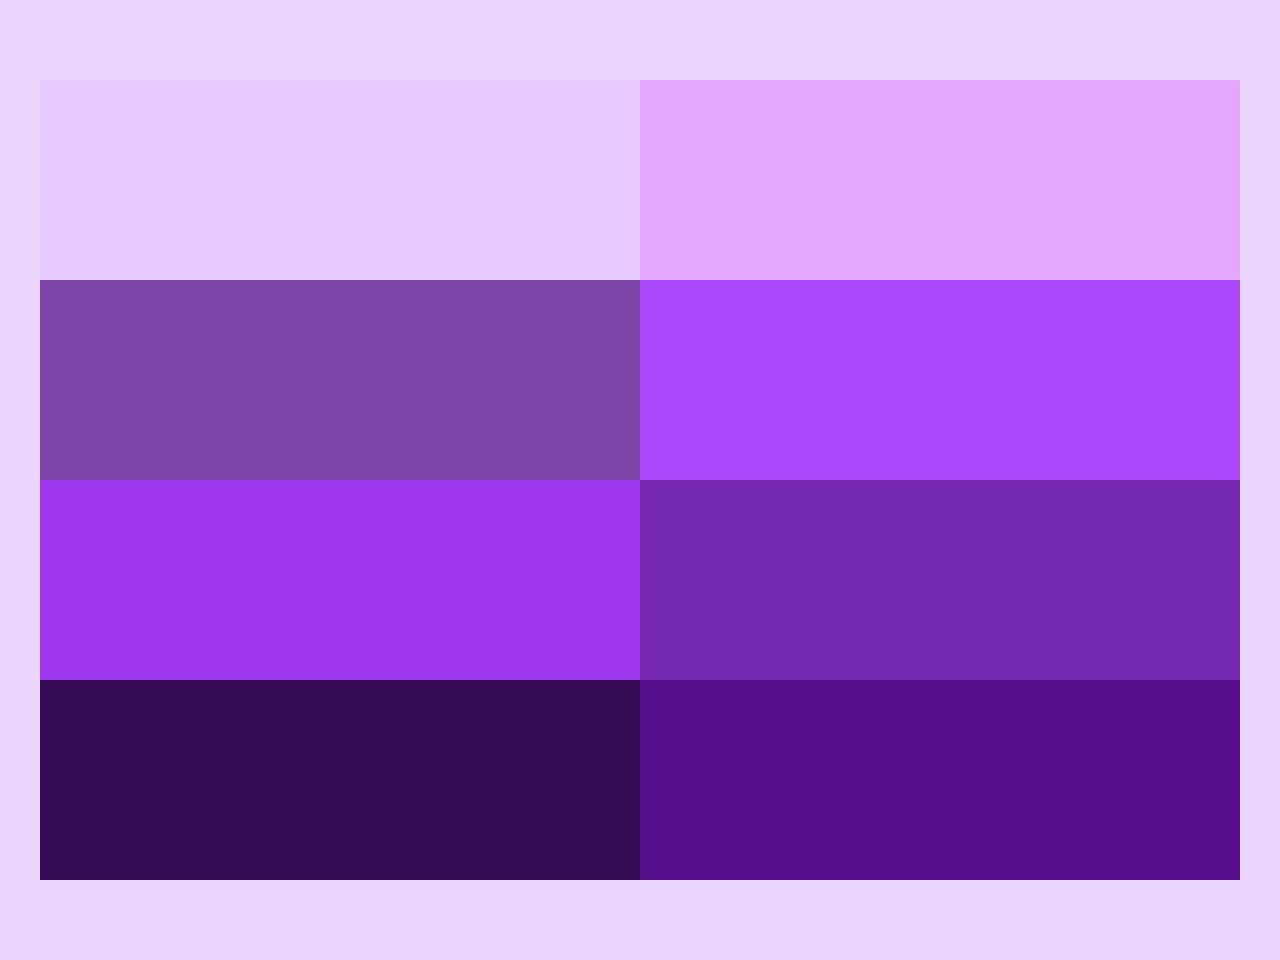
<file: Layout1/index.html>
<!DOCTYPE html>
<html lang="en">

<head>
    <meta charset="UTF-8">
    <meta name="viewport" content="width=device-width, initial-scale=1.0">
    <link rel="stylesheet" href="./style.css">
    <title>Layout 1</title>
</head>

<body>
    <div class="container">
        <div class="subcontainer">
            <div class="box box1"></div>
            <div class="box box2"></div>
        </div>
        <div class="subcontainer">
            <div class="box box3"></div>
            <div class="box box4"></div>
        </div>
        <div class="subcontainer">
            <div class="box box5"></div>
            <div class="box box6"></div>
        </div>
        <div class="subcontainer">
            <div class="box box7"></div>
            <div class="box box8"></div>
        </div>
    </div>
</body>

</html>
</file>
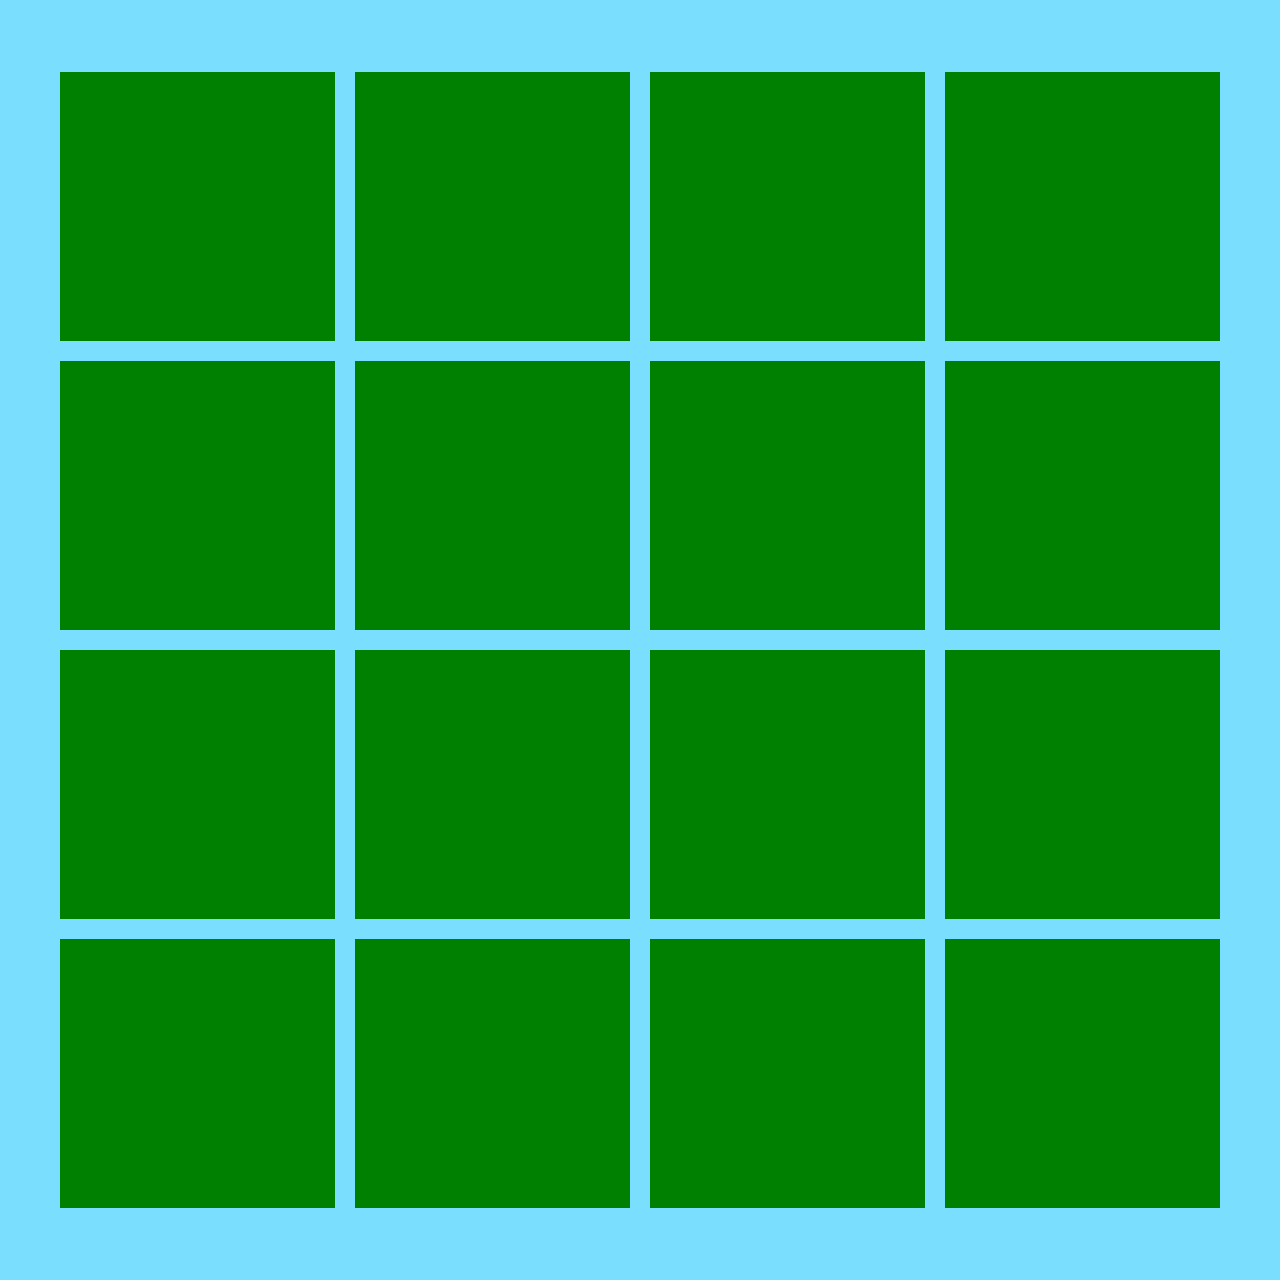
<file: Layout2/index.html>
<!DOCTYPE html>
<html lang="en">
<head>
    <meta charset="UTF-8">
    <meta name="viewport" content="width=device-width, initial-scale=1.0">
    <link rel="stylesheet" href="./style.css">
    <title>Layout2</title>
</head>
<body>
    <div class="grid">
        <div class="item item1"></div>
        <div class="item item2"></div>
        <div class="item item3"></div>
        <div class="item item4"></div>
        <div class="item item5"></div>
        <div class="item item6"></div>
        <div class="item item7"></div>
        <div class="item item8"></div>
        <div class="item item9"></div>
        <div class="item item10"></div>
        <div class="item item11"></div>
        <div class="item item12"></div>
        <div class="item item13"></div>
        <div class="item item14"></div>
        <div class="item item15"></div>
        <div class="item item16"></div>
    </div>
</body>
</html>
</file>
<file: Layout1/style.css>
*{
    margin: 0;
    padding: 0;
     box-sizing: border-box;
}
body{
   background-color: #EBD6FB; 
   
   
}
.container{
    max-width:1200px;
    height:800px;
    background: #000;
    margin: 80px 60px;
}
.subcontainer
{
    display:flex;
}
.box{
    width:100%;
    height:200px;
}
.box1{
    background: #E7CAFF;
}
.box2
{
    background: #E3A7FF;
}
.box3
{
    background: #7E45A8;
}
.box4{
    background: #AB47FB;
}
.box5{
background: #9E38EF;
}
.box6{
background: #7629B2;
}
.box7{
background: #340C53;
}
.box8{
background: #560E8D;
}
@media screen and (width>1200px){
    .container{
        margin: 80px auto;
    }
} 

@media screen and(width<1200px)and(width>392px)
{
    .container{
        margin:40px auto;
    }
}
@media screen and(width <450px)
{
    .container{
        margin:24px 16px;
    }
}
</file>
<file: Layout2/style.css>
*{
    padding: 0;
    margin: 0;
    box-sizing: border-box;
}
body{
    background: #7ADFFF;
}
.grid
{
    max-width:1200px;
    min-height:800px;
    margin:72px auto;
    padding: 0px 20px;
display: grid;
/* grid-template-columns: repeat(4,1fr); */
gap:20px;
}
.item{
    width:100%;
    height:269px;
    background-color: green;
}
@media screen and (width>1200px)
{
    .grid
    {
        grid-template-columns: repeat(4,1fr);
    }
}

@media screen and (width>450px) and (width<1200px)
{
    .grid{
        grid-template-columns: repeat(2,1fr);
    }
}

@media screen and (width<450px)
{
    .grid
    {
        grid-template-columns: repeat(1,1fr);
    }
}
</file>
